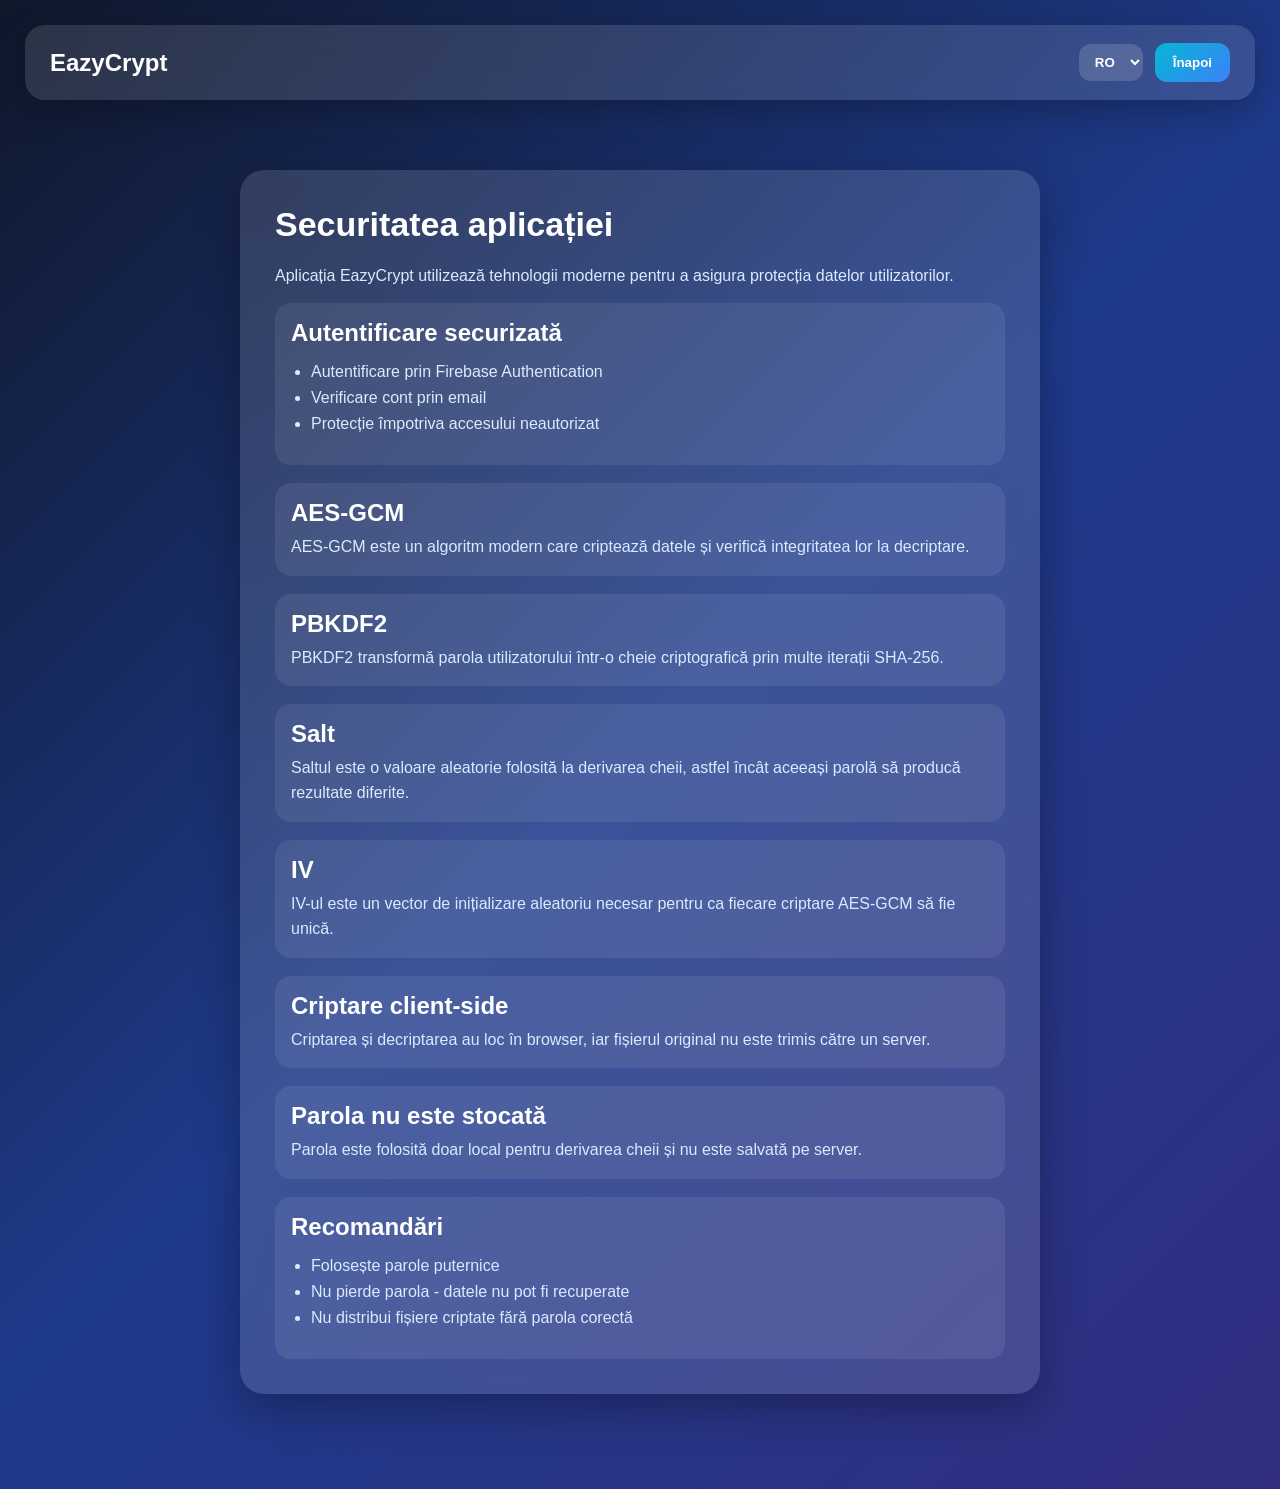
<file: HTML/security.html>
<!DOCTYPE html>
<html lang="ro">
<head>
  <meta charset="UTF-8">
  <title>Securitate - EazyCrypt</title>
  <link rel="stylesheet" href="../CSS/crypto-page.css">
</head>
<body>

  <div class="page">

    <nav class="navbar">
      <div class="logo">EazyCrypt</div>

      <div class="nav-actions">
        <select id="languageSelect" class="language-select">
          <option value="ro">RO</option>
          <option value="en">EN</option>
          <option value="ru">RU</option>
        </select>

        <button onclick="window.location.href='dashboard.html'" data-i18n="back">Inapoi</button>
      </div>
    </nav>

    <div class="crypto-card">

      <h1 data-i18n="securityTitle">Securitatea aplicatiei</h1>

      <p data-i18n="securityIntro">
        Aplicatia EazyCrypt utilizeaza tehnologii moderne pentru a asigura protectia datelor utilizatorilor.
      </p>

      <div class="security-topic">
        <h2 data-i18n="authTitle">Autentificare securizata</h2>
        <ul>
          <li data-i18n="auth1">Autentificare prin Firebase Authentication</li>
          <li data-i18n="auth2">Verificare cont prin email</li>
          <li data-i18n="auth3">Protectie impotriva accesului neautorizat</li>
        </ul>
      </div>

      <div class="security-topic">
        <h2 data-i18n="aesGcmTitle">AES-GCM</h2>
        <p data-i18n="aesGcmExplain">
          AES-GCM este un algoritm modern care cripteaza datele si verifica integritatea lor la decriptare.
        </p>
      </div>

      <div class="security-topic">
        <h2 data-i18n="pbkdf2Title">PBKDF2</h2>
        <p data-i18n="pbkdf2Explain">
          PBKDF2 transforma parola utilizatorului intr-o cheie criptografica prin multe iteratii SHA-256.
        </p>
      </div>

      <div class="security-topic">
        <h2 data-i18n="saltTitle">Salt</h2>
        <p data-i18n="saltExplain">
          Saltul este o valoare aleatorie folosita la derivarea cheii, astfel incat aceeasi parola sa produca rezultate diferite.
        </p>
      </div>

      <div class="security-topic">
        <h2 data-i18n="ivTitle">IV</h2>
        <p data-i18n="ivExplain">
          IV-ul este un vector de initializare aleatoriu necesar pentru ca fiecare criptare AES-GCM sa fie unica.
        </p>
      </div>

      <div class="security-topic">
        <h2 data-i18n="clientSideTitle">Criptare client-side</h2>
        <p data-i18n="clientSideExplain">
          Criptarea si decriptarea au loc in browser, iar fisierul original nu este trimis catre un server.
        </p>
      </div>

      <div class="security-topic">
        <h2 data-i18n="passwordStorageTitle">Parola nu este stocata</h2>
        <p data-i18n="passwordStorageExplain">
          Parola este folosita doar local pentru derivarea cheii si nu este salvata pe server.
        </p>
      </div>

      <div class="security-topic">
        <h2 data-i18n="recommendTitle">Recomandari</h2>
        <ul>
          <li data-i18n="rec1">Foloseste parole puternice</li>
          <li data-i18n="rec2">Nu pierde parola - datele nu pot fi recuperate</li>
          <li data-i18n="rec3">Nu distribui fisiere criptate fara parola corecta</li>
        </ul>
      </div>

    </div>

  </div>

  <script src="../JS/translations.js"></script>
</body>
</html>
</file>
<file: CSS/crypto-page.css>
* {
  box-sizing: border-box;
}

body {
  margin: 0;
  min-height: 100vh;
  font-family: Arial, sans-serif;
  color: white;
  background: linear-gradient(135deg, #0f172a, #1e3a8a, #312e81);
}

.page {
  min-height: 100vh;
  padding: 25px;
}

.navbar {
  display: flex;
  justify-content: space-between;
  align-items: center;
  padding: 18px 25px;
  border-radius: 20px;
  background: rgba(255,255,255,0.12);
  backdrop-filter: blur(15px);
  box-shadow: 0 10px 35px rgba(0,0,0,0.25);
}

.logo {
  font-size: 24px;
  font-weight: bold;
}

.navbar button,
.crypto-card button {
  border: none;
  padding: 12px 18px;
  border-radius: 12px;
  color: white;
  background: linear-gradient(135deg, #06b6d4, #3b82f6);
  cursor: pointer;
  font-weight: bold;
}

.crypto-card {
  max-width: 800px;
  margin: 70px auto;
  padding: 35px;
  border-radius: 24px;
  background: rgba(255,255,255,0.13);
  backdrop-filter: blur(15px);
  box-shadow: 0 15px 45px rgba(0,0,0,0.3);
}

.crypto-card h1 {
  margin-top: 0;
  font-size: 34px;
}

.crypto-card p {
  color: #dbeafe;
}

.crypto-card textarea {
  width: 100%;
  height: 120px;
  margin: 12px 0;
  padding: 14px;
  resize: none;
  border: none;
  outline: none;
  border-radius: 14px;
  font-size: 15px;
}

.crypto-card input {
  width: 100%;
  padding: 14px;
  margin: 12px 0;
  border: none;
  outline: none;
  border-radius: 14px;
  font-size: 15px;
}

.crypto-card button {
  width: 100%;
  margin-top: 12px;
}

.small-text {
  font-size: 14px;
}
.crypto-card ul {
  padding-left: 20px;
}

.crypto-card li {
  margin: 8px 0;
  color: #dbeafe;
}
.nav-actions {
  display: flex;
  align-items: center;
  gap: 12px;
}

.language-select {
  padding: 10px 12px;
  border: none;
  border-radius: 12px;
  color: white;
  background: rgba(255,255,255,0.15);
  outline: none;
  cursor: pointer;
  font-weight: bold;
}

.language-select option {
  color: black;
}
.password-rules {
  margin: 10px 0;
  padding: 10px;
  border-radius: 12px;
  background: rgba(255,255,255,0.1);
}

.password-rules p {
  margin: 5px 0;
  font-size: 13px;
  color: #fecaca;
}

.password-rules p.valid {
  color: #bbf7d0;
}

.security-badge {
  margin: 16px 0 20px;
  padding: 12px 14px;
  border-radius: 14px;
  border: 1px solid rgba(34,197,94,0.45);
  color: #bbf7d0;
  background: rgba(34,197,94,0.14);
  font-weight: bold;
}

.workflow {
  display: grid;
  grid-template-columns: repeat(4, 1fr);
  gap: 8px;
  margin: 18px 0 22px;
}

.workflow-step {
  min-height: 74px;
  padding: 11px;
  border-radius: 12px;
  border: 1px solid rgba(255,255,255,0.12);
  background: rgba(255,255,255,0.08);
  opacity: 0.72;
}

.workflow-step span {
  display: inline-flex;
  width: 24px;
  height: 24px;
  align-items: center;
  justify-content: center;
  border-radius: 50%;
  color: #e0f2fe;
  background: rgba(59,130,246,0.25);
  font-weight: bold;
}

.workflow-step p {
  margin: 8px 0 0;
  font-size: 12px;
  line-height: 1.35;
}

.workflow-step.active,
.workflow-step.done {
  opacity: 1;
  border-color: rgba(34,211,238,0.6);
  background: rgba(6,182,212,0.14);
}

.workflow-step.done span {
  background: rgba(34,197,94,0.45);
}

.file-control-panel {
  padding: 18px;
  border-radius: 18px;
  background: rgba(255,255,255,0.08);
  border: 1px solid rgba(255,255,255,0.12);
}

.drop-zone {
  margin: 0 0 10px;
  padding: 28px 18px;
  border: 2px dashed rgba(191,219,254,0.55);
  border-radius: 16px;
  text-align: center;
  background: rgba(255,255,255,0.08);
  transition: 0.2s ease;
}

.drop-zone.drag-over {
  border-color: #22d3ee;
  background: rgba(34,211,238,0.16);
}

.drop-zone p {
  margin: 0 0 6px;
  color: white;
  font-size: 17px;
  font-weight: bold;
}

.drop-zone span,
.selected-file {
  color: #dbeafe;
  font-size: 14px;
}

.selected-file {
  margin: 10px 0 12px;
  padding: 10px 12px;
  border-radius: 12px;
  background: rgba(15,23,42,0.28);
  overflow-wrap: anywhere;
}

.file-picker {
  display: block;
  width: 100%;
  margin: 12px 0;
  padding: 13px 16px;
  border-radius: 14px;
  color: white;
  background: rgba(59,130,246,0.22);
  border: 1px solid rgba(147,197,253,0.35);
  cursor: pointer;
  font-weight: bold;
  text-align: center;
}

.file-picker:hover {
  background: rgba(59,130,246,0.32);
}

.file-picker input {
  width: 1px;
  height: 1px;
  margin: 0;
  padding: 0;
  opacity: 0;
  position: absolute;
  pointer-events: none;
}

.compact-rules {
  display: grid;
  grid-template-columns: repeat(2, minmax(0, 1fr));
  gap: 6px 12px;
}

.compact-rules p {
  margin: 0;
}

.password-strength {
  display: flex;
  justify-content: space-between;
  gap: 12px;
  margin: 10px 0 14px;
  padding: 12px 14px;
  border-radius: 12px;
  background: rgba(255,255,255,0.09);
  font-size: 14px;
}

.file-actions {
  display: flex;
  gap: 12px;
  margin-top: 12px;
}

.file-actions button {
  flex: 1;
}

.password-strength.weak strong {
  color: #fecaca;
}

.password-strength.medium strong {
  color: #fde68a;
}

.password-strength.strong strong {
  color: #bbf7d0;
}

.security-topic {
  margin-top: 18px;
  padding: 16px;
  border-radius: 16px;
  background: rgba(255,255,255,0.08);
}

.security-topic h2 {
  margin: 0 0 8px;
}

.security-topic p {
  margin: 0;
  line-height: 1.55;
}

.share-panel {
  margin-top: 14px;
  padding: 14px;
  border: 1px solid rgba(34,211,238,0.35);
  border-radius: 14px;
  background: rgba(6,182,212,0.11);
}

.share-panel p {
  margin: 0 0 10px;
  font-size: 13px;
  line-height: 1.45;
}

.share-panel button {
  margin-top: 0;
}

@media (max-width: 720px) {
  .workflow {
    grid-template-columns: repeat(2, 1fr);
  }

  .compact-rules,
  .file-actions {
    grid-template-columns: 1fr;
  }

  .file-actions {
    flex-direction: column;
  }

  .text-grid {
    grid-template-columns: 1fr;
  }

  .block-header {
    flex-direction: column;
  }
}

@media (max-width: 480px) {
  .workflow {
    grid-template-columns: 1fr;
  }

  .navbar {
    align-items: flex-start;
    flex-direction: column;
    gap: 14px;
  }
}
.crypto-block {
  margin-top: 25px;
  padding: 22px;
  border-radius: 18px;
  background: rgba(255,255,255,0.08);
}

.text-grid {
  display: grid;
  grid-template-columns: repeat(2, minmax(0, 1fr));
  gap: 18px;
  align-items: start;
}

.text-panel {
  margin-top: 0;
  border: 1px solid rgba(255,255,255,0.12);
}

.block-header {
  display: flex;
  justify-content: space-between;
  gap: 12px;
  align-items: flex-start;
  margin-bottom: 14px;
}

.block-header h2 {
  margin: 0;
}

.block-header span {
  padding: 6px 10px;
  border-radius: 999px;
  color: #bfdbfe;
  background: rgba(59,130,246,0.16);
  font-size: 12px;
  font-weight: bold;
  white-space: nowrap;
}

.field-label {
  display: block;
  margin: 12px 0 6px;
  color: #dbeafe;
  font-size: 14px;
  font-weight: bold;
}

.text-panel textarea {
  min-height: 135px;
}

.text-panel #encryptedText {
  min-height: 160px;
  font-family: Consolas, monospace;
  font-size: 13px;
}

.text-panel #decryptedText {
  min-height: 100px;
}

.crypto-block h2 {
  margin-top: 0;
  font-size: 22px;
}

.hint-text {
  color: #dbeafe;
  font-size: 14px;
  line-height: 1.5;
}
.message-box {
  margin: 15px 0;
  padding: 14px;
  border-radius: 14px;
  font-size: 14px;
  line-height: 1.5;
}

.message-box.success {
  background: rgba(34,197,94,0.18);
  border: 1px solid rgba(34,197,94,0.5);
  color: #bbf7d0;
}

.message-box.error {
  background: rgba(239,68,68,0.18);
  border: 1px solid rgba(239,68,68,0.5);
  color: #fecaca;
}

.message-box.info {
  background: rgba(59,130,246,0.18);
  border: 1px solid rgba(59,130,246,0.5);
  color: #bfdbfe;
}

.action-row {
  display: flex;
  gap: 12px;
  margin-top: 10px;
}

.action-row button {
  flex: 1;
  min-width: 0;
}

.hidden {
  display: none;
}
.action-row {
  display: flex;
  gap: 10px;
  margin-top: 8px;
}

/* butoane mici, clean */
.mini-btn {
  flex: 1;
  padding: 8px 10px;
  font-size: 12px;
  border-radius: 10px;
  border: none;
  cursor: pointer;
  color: #e5e7eb;
  background: rgba(255,255,255,0.12);
  backdrop-filter: blur(6px);
  transition: 0.2s ease;
}

/* hover subtle */
.mini-btn:hover {
  transform: translateY(-1px);
  background: rgba(255,255,255,0.18);
}

/* active click */
.mini-btn:active {
  transform: scale(0.97);
}

/* varianta specială pentru Copy (ușor accent) */
#copyTextBtn {
  background: rgba(59,130,246,0.18);
}

#copyTextBtn:hover {
  background: linear-gradient(135deg, #06b6d4, #3b82f6);
}

/* Clear = mai soft / warning light */
#clearTextBtn {
  background: rgba(239,68,68,0.15);
}

#clearTextBtn:hover {
  background: linear-gradient(135deg, #ef4444, #f97316);
}
.mini-btn {
  flex: 1;
  padding: 8px 10px;
  font-size: 12px;
  border-radius: 10px;
  border: none;
  cursor: pointer;
  color: #e5e7eb;
  background: rgba(255,255,255,0.12);
  transition: 0.2s;
}

.mini-btn:hover {
  background: linear-gradient(135deg, #06b6d4, #3b82f6);
}

@media (max-width: 720px) {
  .text-grid {
    grid-template-columns: 1fr;
  }

  .block-header {
    flex-direction: column;
  }
}
</file>
